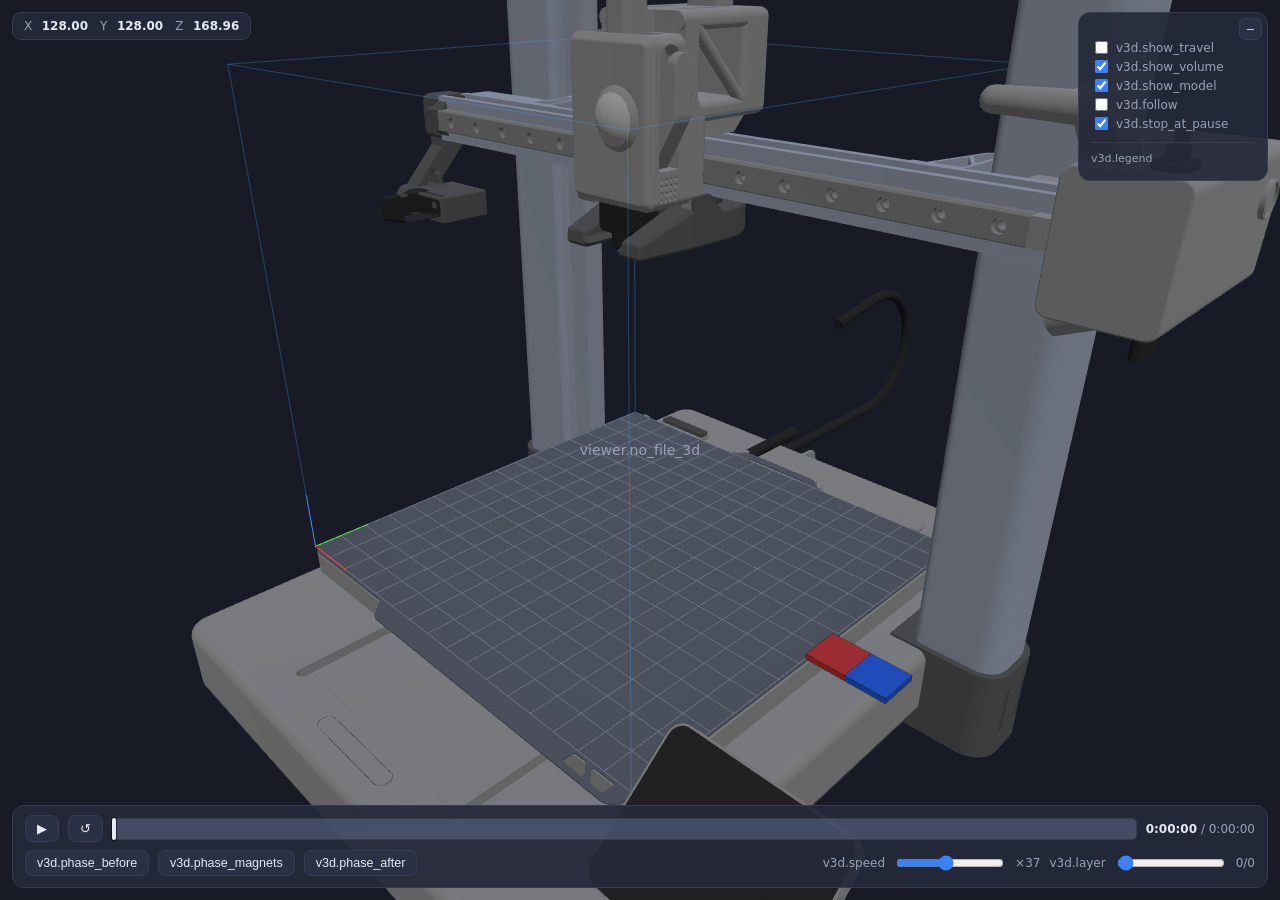
<file: viewer3d/viewer.html>
<!DOCTYPE html>
<html lang="es">
<head>
<meta charset="UTF-8">
<meta name="viewport" content="width=device-width, initial-scale=1.0">
<title>MagnetPlace Studio — Visor 3D</title>
<style>
  :root {
    --bg: #181b26;
    --panel: rgba(37, 42, 58, 0.92);
    --border: #363c52;
    --text: #e6e9f2;
    --muted: #9aa2b8;
    --accent: #3b82f6;
    --phase0: #6f7ea0;
    --phase1: #f0a726;
    --phase2: #35c07a;
  }
  * { box-sizing: border-box; }
  html, body { margin: 0; height: 100%; overflow: hidden; background: var(--bg);
               font-family: "Segoe UI", system-ui, sans-serif; color: var(--text); }
  #canvas-container { position: absolute; inset: 0; }
  canvas { display: block; }

  #hint { position: absolute; inset: 0; display: flex; align-items: center; justify-content: center;
          font-size: 14px; color: var(--muted); pointer-events: none; text-align: center; padding: 24px; }
  #hint.hidden { display: none; }

  /* --- barra inferior: transporte y árbol de tiempo --- */
  /* Sin `backdrop-filter`: el desenfoque obliga a Chromium a releer el búfer
     del canvas WebGL en cada fotograma y eso provoca parpadeos sobre una
     escena que se está animando. El panel va opaco. */
  #transport { position: absolute; left: 12px; right: 12px; bottom: 12px;
               background: var(--panel); border: 1px solid var(--border); border-radius: 12px;
               padding: 9px 12px 11px; }
  .row { display: flex; align-items: center; gap: 9px; }
  .row + .row { margin-top: 8px; }

  button { background: #2b3145; color: var(--text); border: 1px solid var(--border);
           border-radius: 7px; padding: 5px 11px; font-size: 12.5px; cursor: pointer;
           white-space: nowrap; }
  button:hover:not(:disabled) { background: #363d55; }
  button:disabled { opacity: 0.4; cursor: default; }
  button.on { border-color: var(--accent); background: #2f4470; }
  button.ph0.on { border-color: var(--phase0); background: #38405c; }
  button.ph1.on { border-color: var(--phase1); background: #5a4318; }
  button.ph2.on { border-color: var(--phase2); background: #1d5039; }
  .swatch { display: inline-block; width: 8px; height: 8px; border-radius: 2px; margin-right: 6px;
            vertical-align: middle; }

  /* El árbol de tiempo: una barra con las tres fases proporcionales. */
  #timeline { position: relative; flex: 1; height: 22px; }
  #phases { position: absolute; inset: 0; display: flex; border-radius: 5px; overflow: hidden;
            border: 1px solid var(--border); pointer-events: none; }
  #phases div { height: 100%; opacity: 0.42; }
  #phases .p0 { background: var(--phase0); }
  #phases .p1 { background: var(--phase1); }
  #phases .p2 { background: var(--phase2); }
  #progress { position: absolute; inset: 0; width: 100%; height: 100%; margin: 0;
              -webkit-appearance: none; appearance: none; background: transparent; cursor: pointer; }
  #progress::-webkit-slider-runnable-track { height: 22px; background: transparent; }
  #progress::-webkit-slider-thumb { -webkit-appearance: none; appearance: none;
              width: 4px; height: 22px; border-radius: 2px; background: var(--text);
              box-shadow: 0 0 0 1px rgba(0,0,0,.5); }

  .mono { font-variant-numeric: tabular-nums; font-size: 12px; color: var(--muted); white-space: nowrap; }
  .mono b { color: var(--text); font-weight: 600; }
  label.chk { display: inline-flex; align-items: center; gap: 5px; font-size: 12px;
              color: var(--muted); cursor: pointer; white-space: nowrap; }
  label.chk input { accent-color: var(--accent); }
  select, input[type=range].plain { background: #2b3145; color: var(--text);
              border: 1px solid var(--border); border-radius: 7px; font-size: 12px; padding: 4px 6px; }
  input[type=range].plain { padding: 0; accent-color: var(--accent); width: 108px; }

  #right { position: absolute; top: 12px; right: 12px; width: 190px;
           background: var(--panel); border: 1px solid var(--border); border-radius: 12px;
           padding: 10px 12px; font-size: 12px; }
  #right .grp + .grp { margin-top: 9px; padding-top: 9px; border-top: 1px solid var(--border); }
  #right .ttl { color: var(--muted); font-size: 11px; margin-bottom: 5px; }
  /* Botón de plegar: dentro del panel arriba a la derecha; al plegarse pasa a
     ser lo único que queda y el panel se encoge a su tamaño. */
  #btnPanel { position: absolute; top: 5px; right: 5px; padding: 0 7px; line-height: 20px;
              font-size: 13px; border-radius: 6px; }
  #rightBody { padding-top: 15px; }
  #right.collapsed { width: auto; padding: 5px; }
  #right.collapsed #rightBody { display: none; }
  #right.collapsed #btnPanel { position: static; display: block; }
  #legend { display: flex; flex-wrap: wrap; gap: 3px 10px; font-size: 11px; color: var(--muted); }
  #legend span { white-space: nowrap; }

  /* Esquina superior izquierda: coordenadas de la máquina y avisos. */
  #hud { position: absolute; top: 12px; left: 12px; display: flex; flex-direction: column;
         align-items: flex-start; gap: 6px; pointer-events: none; }
  #coords { background: var(--panel); border: 1px solid var(--border); border-radius: 9px;
            padding: 6px 11px; display: flex; gap: 12px; }
  #coords span { color: var(--muted); }
  /* Ancho fijo por eje: si no, el número baila al cambiar de dígitos. */
  #coords b { color: var(--text); font-weight: 600; display: inline-block;
              min-width: 52px; text-align: right; }
  #banner { background: var(--panel); border: 1px solid var(--border); border-radius: 9px;
            padding: 6px 11px; font-size: 12px; color: var(--muted); }
  #banner.hidden { display: none; }
</style>
</head>
<body>
<div id="canvas-container"></div>
<div id="hint">…</div>

<div id="hud">
  <div id="coords" class="mono">
    <span>X <b id="posX">—</b></span><span>Y <b id="posY">—</b></span><span>Z <b id="posZ">—</b></span>
  </div>
  <div id="banner" class="hidden"></div>
</div>

<!-- "Colorear por" se muestra en la barra de modo de Qt (misma fila que 2D/3D).
     Este <select> se queda aquí, oculto, porque sigue siendo el estado que leen
     applyColors() y buildLegend(); Qt lo sincroniza con window.mps.setColorMode. -->
<div id="colorByState" hidden>
  <span id="lblColorBy"></span>
  <select id="colorMode">
    <option value="feature">—</option>
    <option value="phase">—</option>
    <option value="layer">—</option>
    <option value="speed">—</option>
  </select>
</div>

<div id="right">
  <button id="btnPanel">–</button>
  <div id="rightBody">
  <div class="grp">
    <label class="chk"><input type="checkbox" id="chkTravel"><span id="lblTravel">Viajes</span></label><br>
    <label class="chk"><input type="checkbox" id="chkVolume" checked><span id="lblVolume">Volumen</span></label><br>
    <label class="chk"><input type="checkbox" id="chkModel" checked><span id="lblModel">Impresora</span></label><br>
    <label class="chk"><input type="checkbox" id="chkFollow"><span id="lblFollow">Seguir cabezal</span></label><br>
    <label class="chk"><input type="checkbox" id="chkStop" checked><span id="lblStop">Parar en la pausa</span></label>
  </div>
  <div class="grp">
    <div class="ttl" id="lblLegend">Leyenda</div>
    <div id="legend"></div>
  </div>
  </div>
</div>

<div id="transport">
  <div class="row">
    <button id="btnPlay">▶</button>
    <button id="btnReset">↺</button>
    <div id="timeline">
      <div id="phases"><div class="p0" style="flex:1"></div><div class="p1" style="flex:0"></div><div class="p2" style="flex:0"></div></div>
      <input type="range" id="progress" min="0" max="10000" value="0">
    </div>
    <span class="mono" id="clock"><b>0:00:00</b> / 0:00:00</span>
  </div>
  <div class="row">
    <button class="ph0" id="btnPhase0">Antes</button>
    <button class="ph1" id="btnPhase1">Secuencia</button>
    <button class="ph2" id="btnPhase2">Después</button>
    <span style="flex:1"></span>
    <span class="mono" id="lblSpeed">Velocidad</span>
    <input type="range" class="plain" id="speed" min="0" max="1" step="0.001" value="0.45">
    <span class="mono" id="speedVal">×1</span>
    <span class="mono" id="lblLayer">Capa</span>
    <input type="range" class="plain" id="layerSlider" min="0" max="0" value="0">
    <span class="mono" id="layerVal">0/0</span>
  </div>
</div>

<!-- Versión web: la página va dentro de un <iframe> de index.html, que le habla
     llamando a window.mps.*. Los activos se sirven con rutas relativas (en la
     app de escritorio iban por el esquema mps:// de Qt). -->
<script type="importmap">
{
  "imports": {
    "three": "./vendor/three.module.js",
    "three/addons/controls/OrbitControls.js": "./vendor/OrbitControls.js",
    "three/addons/loaders/GLTFLoader.js": "./vendor/GLTFLoader.js",
    "three/addons/utils/BufferGeometryUtils.js": "./vendor/BufferGeometryUtils.js"
  }
}
</script>
<script type="module" src="./viewer.js"></script>
</body>
</html>
</file>
